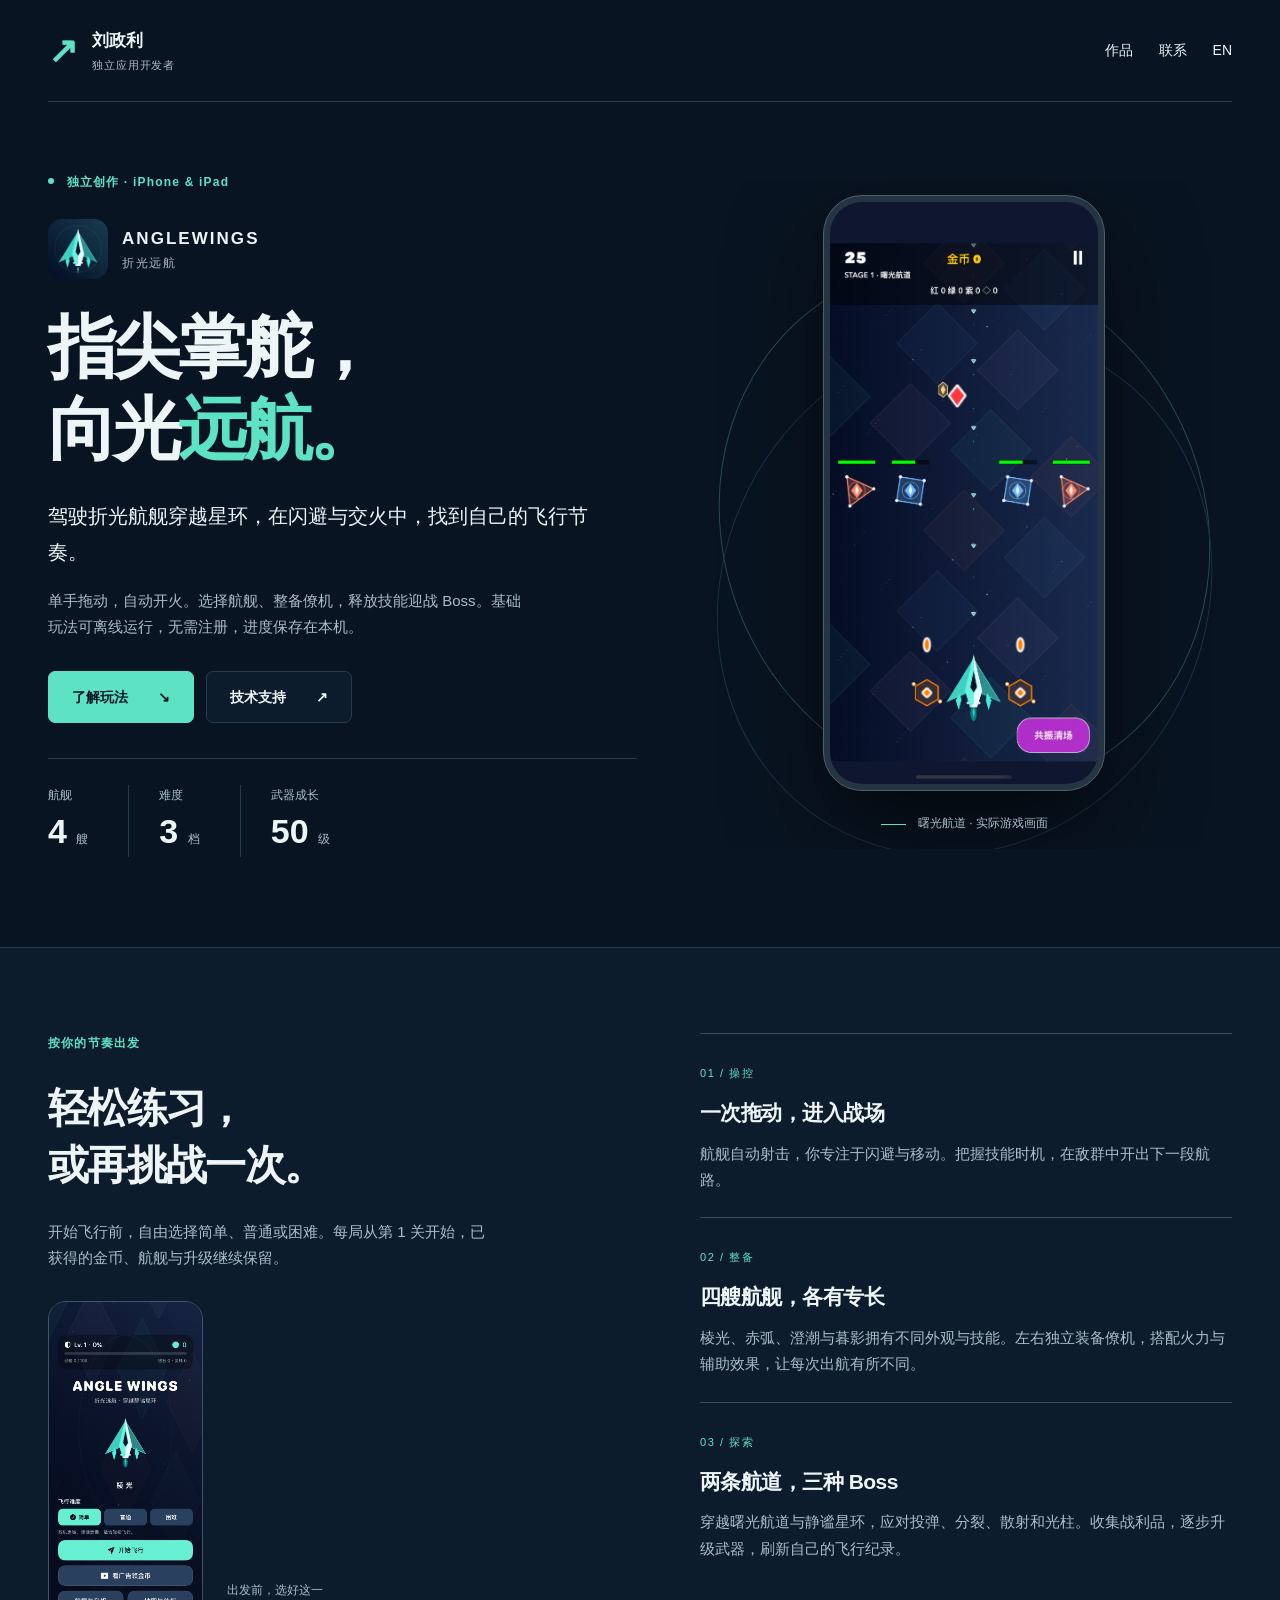
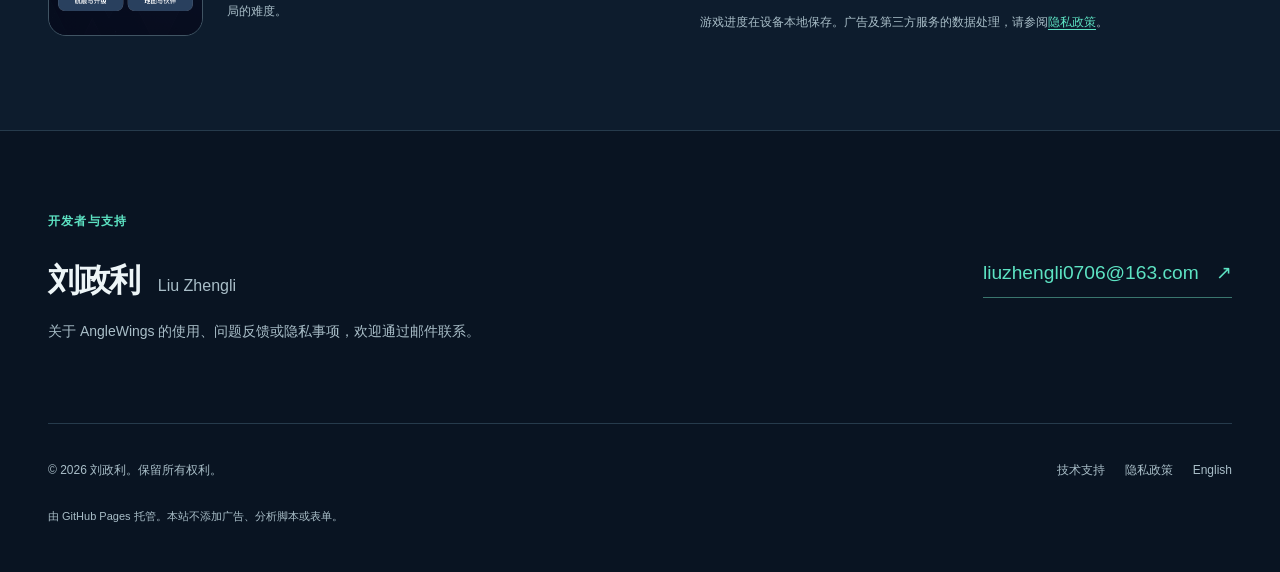
<file: index.html>
<!doctype html>
<html lang="zh-Hans">
<head>
  <meta charset="utf-8">
  <meta name="viewport" content="width=device-width, initial-scale=1">
  <meta name="description" content="刘政利的独立应用开发者主页。了解 AngleWings 折光远航，查看游戏介绍、技术支持与隐私政策。">
  <meta name="referrer" content="no-referrer">
  <meta name="theme-color" content="#091422">
  <meta property="og:title" content="刘政利 · 独立应用开发者 | AngleWings">
  <meta property="og:description" content="折光航舰，指尖远航。探索为 iPhone 与 iPad 制作的单人飞行游戏。">
  <meta property="og:url" content="https://maoyayini.github.io/">
  <meta property="og:image" content="https://maoyayini.github.io/assets/anglewings-icon.png">
  <title>刘政利 · 独立应用开发者 | AngleWings 折光远航</title>
  <link rel="canonical" href="https://maoyayini.github.io/">
  <link rel="alternate" hreflang="en" href="https://maoyayini.github.io/en.html">
  <link rel="icon" type="image/png" href="assets/anglewings-icon.png">
  <link rel="stylesheet" href="styles.css">
</head>
<body>
  <a class="skip" href="#main">跳转到正文</a>
  <header class="site-header wrap">
    <a class="identity" href="./"><span class="identity-mark" aria-hidden="true">↗</span><span>刘政利<span class="identity-sub">独立应用开发者</span></span></a>
    <nav aria-label="主导航"><a href="#anglewings">作品</a><a href="#contact">联系</a><a href="en.html" lang="en" hreflang="en">EN</a></nav>
  </header>
  <main id="main">
    <section class="hero wrap" id="anglewings" aria-labelledby="game-title">
      <div class="hero-copy">
        <p class="eyebrow"><span class="status-dot" aria-hidden="true"></span> 独立创作 · iPhone &amp; iPad</p>
        <div class="game-identity"><img src="assets/anglewings-icon.png" width="60" height="60" alt="AngleWings 应用图标"><p>ANGLEWINGS<span>折光远航</span></p></div>
        <h1 id="game-title">指尖掌舵，<br>向光<span>远航。</span></h1>
        <p class="lead">驾驶折光航舰穿越星环，在闪避与交火中，找到自己的飞行节奏。</p>
        <p class="summary">单手拖动，自动开火。选择航舰、整备僚机，释放技能迎战 Boss。基础玩法可离线运行，无需注册，进度保存在本机。</p>
        <div class="actions"><a class="button primary" href="#play">了解玩法 <span aria-hidden="true">↘</span></a><a class="button secondary" href="https://maoyayini.github.io/anglewings-privacy/support.html">技术支持 <span aria-hidden="true">↗</span></a></div>
        <dl class="facts"><div><dt>航舰</dt><dd>4 <span>艘</span></dd></div><div><dt>难度</dt><dd>3 <span>档</span></dd></div><div><dt>武器成长</dt><dd>50 <span>级</span></dd></div></dl>
      </div>
      <figure class="hero-visual"><div class="orbit orbit-one" aria-hidden="true"></div><div class="orbit orbit-two" aria-hidden="true"></div><div class="phone"><img src="assets/anglewings-flight.png" width="1206" height="2622" alt="AngleWings 实际游戏画面：薄荷绿折光航舰在曙光航道自动射击，画面显示关卡、金币和技能按钮" fetchpriority="high"></div><figcaption><span class="caption-line" aria-hidden="true"></span>曙光航道 · 实际游戏画面</figcaption></figure>
    </section>
    <section class="play-section" id="play" aria-labelledby="play-title">
      <div class="wrap play-grid">
        <div class="play-heading"><p class="eyebrow">按你的节奏出发</p><h2 id="play-title">轻松练习，<br>或再挑战一次。</h2><p>开始飞行前，自由选择简单、普通或困难。每局从第 1 关开始，已获得的金币、航舰与升级继续保留。</p><figure class="menu-preview"><img src="assets/anglewings-difficulty.png" width="1206" height="2622" alt="游戏首页，简单、普通、困难三个难度按钮位于开始飞行按钮上方" loading="lazy"><figcaption>出发前，选好这一局的难度。</figcaption></figure></div>
        <div class="play-details">
          <article><span class="index">01 / 操控</span><h3>一次拖动，进入战场</h3><p>航舰自动射击，你专注于闪避与移动。把握技能时机，在敌群中开出下一段航路。</p></article>
          <article><span class="index">02 / 整备</span><h3>四艘航舰，各有专长</h3><p>棱光、赤弧、澄潮与暮影拥有不同外观与技能。左右独立装备僚机，搭配火力与辅助效果，让每次出航有所不同。</p></article>
          <article><span class="index">03 / 探索</span><h3>两条航道，三种 Boss</h3><p>穿越曙光航道与静谧星环，应对投弹、分裂、散射和光柱。收集战利品，逐步升级武器，刷新自己的飞行纪录。</p></article>
          <p class="privacy-note">游戏进度在设备本地保存。广告及第三方服务的数据处理，请参阅<a href="https://maoyayini.github.io/anglewings-privacy/">隐私政策</a>。</p>
        </div>
      </div>
    </section>
    <section class="contact wrap" id="contact" aria-labelledby="contact-title"><div><p class="eyebrow">开发者与支持</p><h2 id="contact-title">刘政利 <span>Liu Zhengli</span></h2><p>关于 AngleWings 的使用、问题反馈或隐私事项，欢迎通过邮件联系。</p></div><a class="email" href="mailto:liuzhengli0706@163.com">liuzhengli0706@163.com <span aria-hidden="true">↗</span></a></section>
  </main>
  <footer class="wrap"><p>© 2026 刘政利。保留所有权利。</p><nav aria-label="支持与隐私"><a href="https://maoyayini.github.io/anglewings-privacy/support.html">技术支持</a><a href="https://maoyayini.github.io/anglewings-privacy/">隐私政策</a><a href="en.html" lang="en" hreflang="en">English</a></nav><p class="hosting">由 GitHub Pages 托管。本站不添加广告、分析脚本或表单。</p></footer>
</body>
</html>
</file>
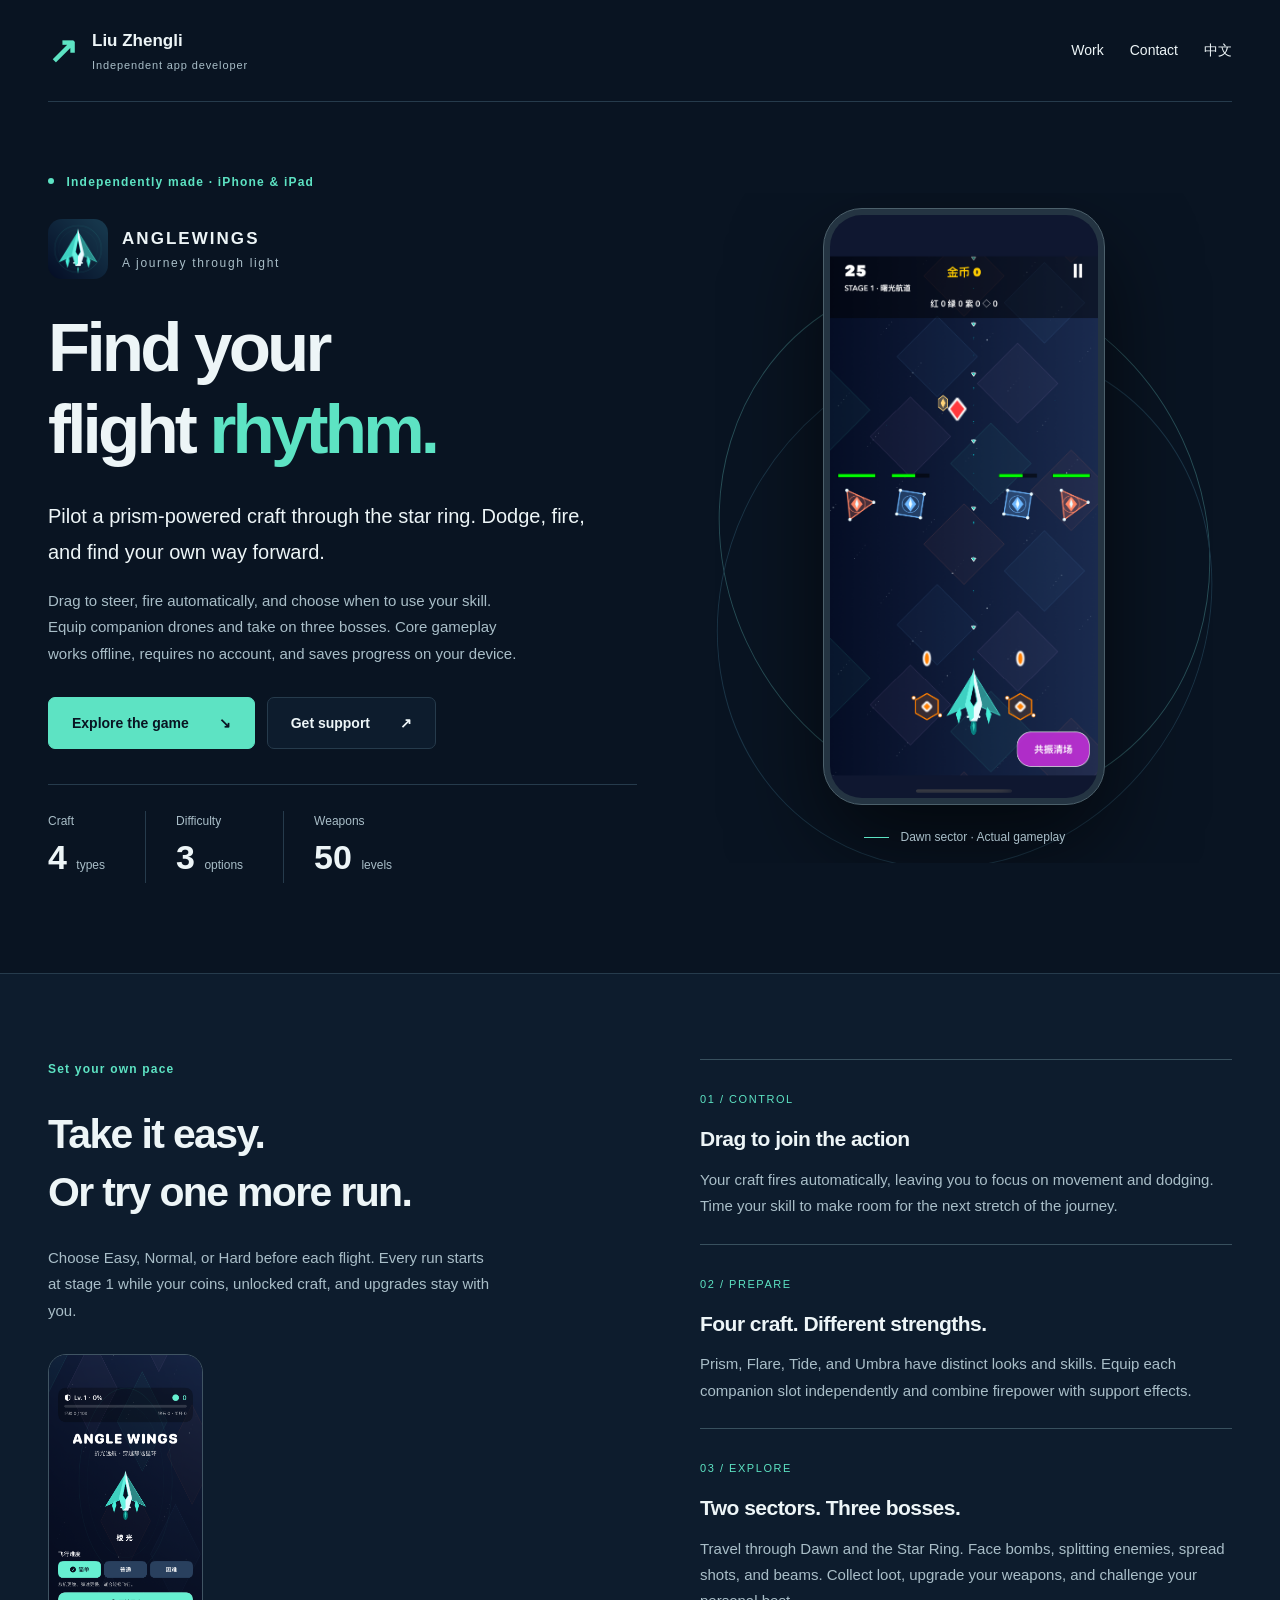
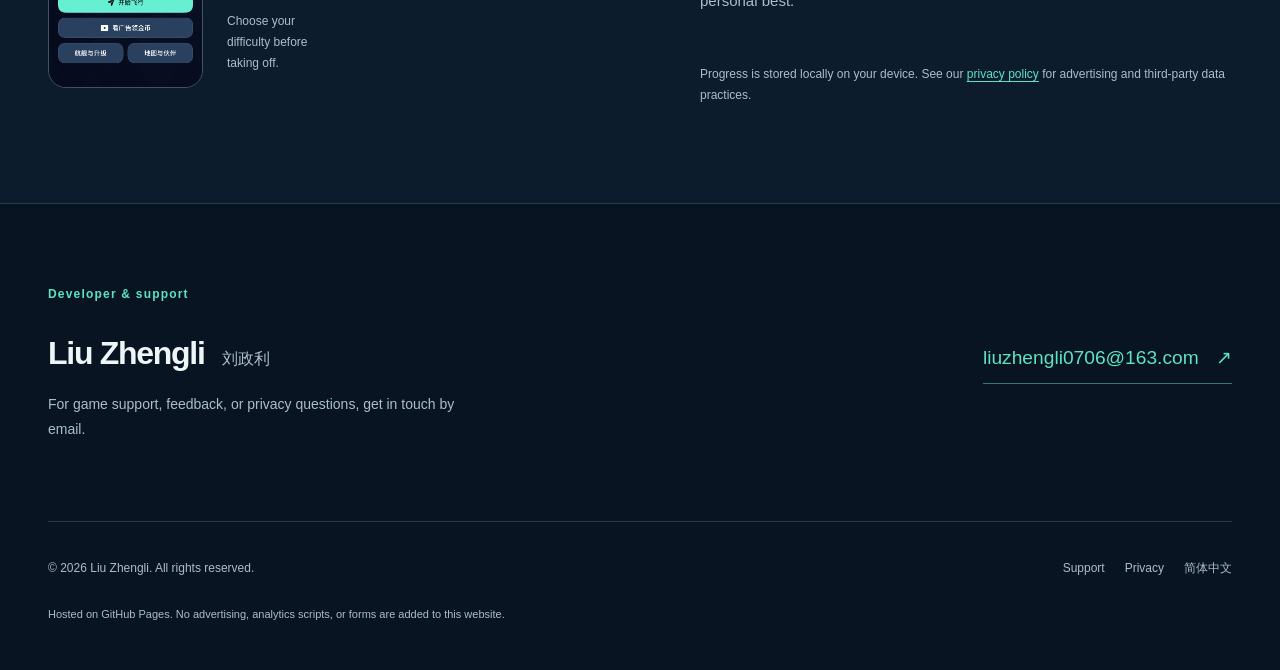
<file: en.html>
<!doctype html>
<html lang="en">
<head>
  <meta charset="utf-8">
  <meta name="viewport" content="width=device-width, initial-scale=1">
  <meta name="description" content="Independent app developer Liu Zhengli. Discover AngleWings for iPhone and iPad, with game information, support and privacy links.">
  <meta name="referrer" content="no-referrer">
  <meta name="theme-color" content="#091422">
  <title>Liu Zhengli · Independent App Developer | AngleWings</title>
  <link rel="canonical" href="https://maoyayini.github.io/en.html">
  <link rel="alternate" hreflang="zh-Hans" href="https://maoyayini.github.io/">
  <link rel="icon" type="image/png" href="assets/anglewings-icon.png">
  <link rel="stylesheet" href="styles.css">
</head>
<body>
  <a class="skip" href="#main">Skip to content</a>
  <header class="site-header wrap"><a class="identity" href="en.html"><span class="identity-mark" aria-hidden="true">↗</span><span>Liu Zhengli<span class="identity-sub">Independent app developer</span></span></a><nav aria-label="Main navigation"><a href="#anglewings">Work</a><a href="#contact">Contact</a><a href="./" lang="zh-Hans" hreflang="zh-Hans">中文</a></nav></header>
  <main id="main">
    <section class="hero wrap" id="anglewings" aria-labelledby="game-title">
      <div class="hero-copy"><p class="eyebrow"><span class="status-dot" aria-hidden="true"></span> Independently made · iPhone &amp; iPad</p><div class="game-identity"><img src="assets/anglewings-icon.png" width="60" height="60" alt="AngleWings app icon"><p>ANGLEWINGS<span>A journey through light</span></p></div><h1 id="game-title">Find your<br>flight<span> rhythm.</span></h1><p class="lead">Pilot a prism-powered craft through the star ring. Dodge, fire, and find your own way forward.</p><p class="summary">Drag to steer, fire automatically, and choose when to use your skill. Equip companion drones and take on three bosses. Core gameplay works offline, requires no account, and saves progress on your device.</p><div class="actions"><a class="button primary" href="#play">Explore the game <span aria-hidden="true">↘</span></a><a class="button secondary" href="https://maoyayini.github.io/anglewings-privacy/support-en.html">Get support <span aria-hidden="true">↗</span></a></div><dl class="facts"><div><dt>Craft</dt><dd>4 <span>types</span></dd></div><div><dt>Difficulty</dt><dd>3 <span>options</span></dd></div><div><dt>Weapons</dt><dd>50 <span>levels</span></dd></div></dl></div>
      <figure class="hero-visual"><div class="orbit orbit-one" aria-hidden="true"></div><div class="orbit orbit-two" aria-hidden="true"></div><div class="phone"><img src="assets/anglewings-flight.png" width="1206" height="2622" alt="Actual AngleWings gameplay: a mint-green craft automatically fires in the Dawn sector; stage, coins and skill controls are visible" fetchpriority="high"></div><figcaption><span class="caption-line" aria-hidden="true"></span>Dawn sector · Actual gameplay</figcaption></figure>
    </section>
    <section class="play-section" id="play" aria-labelledby="play-title"><div class="wrap play-grid"><div class="play-heading"><p class="eyebrow">Set your own pace</p><h2 id="play-title">Take it easy.<br>Or try one more run.</h2><p>Choose Easy, Normal, or Hard before each flight. Every run starts at stage 1 while your coins, unlocked craft, and upgrades stay with you.</p><figure class="menu-preview"><img src="assets/anglewings-difficulty.png" width="1206" height="2622" alt="The Chinese game menu shows Easy, Normal and Hard options above the start button" loading="lazy"><figcaption>Choose your difficulty before taking off.</figcaption></figure></div><div class="play-details"><article><span class="index">01 / CONTROL</span><h3>Drag to join the action</h3><p>Your craft fires automatically, leaving you to focus on movement and dodging. Time your skill to make room for the next stretch of the journey.</p></article><article><span class="index">02 / PREPARE</span><h3>Four craft. Different strengths.</h3><p>Prism, Flare, Tide, and Umbra have distinct looks and skills. Equip each companion slot independently and combine firepower with support effects.</p></article><article><span class="index">03 / EXPLORE</span><h3>Two sectors. Three bosses.</h3><p>Travel through Dawn and the Star Ring. Face bombs, splitting enemies, spread shots, and beams. Collect loot, upgrade your weapons, and challenge your personal best.</p></article><p class="privacy-note">Progress is stored locally on your device. See our <a href="https://maoyayini.github.io/anglewings-privacy/en.html">privacy policy</a> for advertising and third-party data practices.</p></div></div></section>
    <section class="contact wrap" id="contact" aria-labelledby="contact-title"><div><p class="eyebrow">Developer &amp; support</p><h2 id="contact-title">Liu Zhengli <span>刘政利</span></h2><p>For game support, feedback, or privacy questions, get in touch by email.</p></div><a class="email" href="mailto:liuzhengli0706@163.com">liuzhengli0706@163.com <span aria-hidden="true">↗</span></a></section>
  </main>
  <footer class="wrap"><p>© 2026 Liu Zhengli. All rights reserved.</p><nav aria-label="Support and privacy"><a href="https://maoyayini.github.io/anglewings-privacy/support-en.html">Support</a><a href="https://maoyayini.github.io/anglewings-privacy/en.html">Privacy</a><a href="./" lang="zh-Hans" hreflang="zh-Hans">简体中文</a></nav><p class="hosting">Hosted on GitHub Pages. No advertising, analytics scripts, or forms are added to this website.</p></footer>
</body>
</html>
</file>
<file: styles.css>
:root { color-scheme: dark; --bg:#091422; --surface:#0d1c2d; --ink:#edf5f7; --muted:#a9bec8; --mint:#5de3c3; --line:#263b4c; font-family:-apple-system,BlinkMacSystemFont,"Segoe UI","PingFang SC","Microsoft YaHei",sans-serif; line-height:1.75; background:var(--bg); color:var(--ink); -webkit-text-size-adjust:100%; }
* { box-sizing:border-box; }
html { scroll-behavior:smooth; }
body { margin:0; }
a { color:inherit; text-underline-offset:.25em; }
a:hover { color:var(--mint); }
a:focus-visible { outline:3px solid var(--mint); outline-offset:6px; border-radius:3px; }
img { display:block; max-width:100%; height:auto; }
.wrap { width:min(1200px,calc(100% - 96px)); margin-inline:auto; }
.skip { position:absolute; top:-100px; left:20px; z-index:10; background:var(--mint); color:var(--bg); padding:12px 20px; }
.skip:focus { top:12px; }
.site-header { display:flex; align-items:center; justify-content:space-between; gap:24px; padding-block:26px; border-bottom:1px solid var(--line); }
.identity { display:flex; align-items:center; gap:14px; text-decoration:none; font-size:17px; font-weight:650; }
.identity-mark { font-size:36px; color:var(--mint); line-height:1; }
.identity-sub { display:block; font-size:11px; color:var(--muted); font-weight:400; letter-spacing:.08em; }
nav { display:flex; flex-wrap:wrap; gap:26px; font-size:14px; }
nav a { text-decoration:none; padding-block:8px; }
.hero { display:grid; grid-template-columns:1.1fr 1fr; gap:60px; align-items:center; padding-block:70px 90px; }
.eyebrow { color:var(--mint); font-size:12px; letter-spacing:.1em; font-weight:600; margin:0 0 26px; }
.status-dot { display:inline-block; width:6px; height:6px; border-radius:50%; background:var(--mint); margin:0 8px 2px 0; }
.game-identity { display:flex; align-items:center; gap:14px; margin-bottom:28px; }
.game-identity img { border-radius:14px; width:60px; }
.game-identity p { margin:0; font-size:17px; letter-spacing:.12em; font-weight:650; }
.game-identity span { display:block; font-size:12px; font-weight:400; letter-spacing:.14em; color:var(--muted); }
h1 { font-size:clamp(48px,5.4vw,78px); line-height:1.18; letter-spacing:-.055em; margin:0 0 28px; font-weight:750; }
h1 span { color:var(--mint); }
.lead { font-size:20px; line-height:1.8; max-width:28em; margin:0 0 18px; }
.summary { color:var(--muted); font-size:15px; max-width:32em; margin:0; }
.actions { display:flex; gap:12px; flex-wrap:wrap; margin-top:30px; }
.button { display:inline-flex; align-items:center; justify-content:space-between; gap:30px; padding:13px 23px; border:1px solid var(--line); border-radius:7px; text-decoration:none; font-size:14px; font-weight:600; }
.primary,.primary:hover { background:var(--mint); border-color:var(--mint); color:var(--bg); }
.secondary { background:var(--surface); }
.facts { display:flex; gap:0; margin:35px 0 0; padding-top:26px; border-top:1px solid var(--line); }
.facts div { padding-right:40px; }
.facts div + div { padding-left:30px; border-left:1px solid var(--line); }
dt { font-size:12px; color:var(--muted); }
dd { margin:0; font-size:34px; font-weight:650; line-height:1.5; }
dd span { font-size:12px; font-weight:400; color:var(--muted); }
.hero-visual { overflow:hidden; position:relative; isolation:isolate; display:flex; flex-direction:column; align-items:center; margin:0; padding:15px 30px; }
.phone { max-width:282px; width:100%; padding:6px; background:#243442; border:1px solid #4c606b; border-radius:39px; box-shadow:0 40px 90px #0009; }
.phone img { width:100%; border-radius:32px; }
figcaption { font-size:12px; color:var(--muted); margin-top:22px; }
.caption-line { display:inline-block; width:25px; height:1px; background:var(--mint); vertical-align:middle; margin-right:12px; }
.orbit { position:absolute; z-index:-1; width:100%; aspect-ratio:1; border:1px solid #284f57; border-radius:50%; top:12%; transform:rotate(-25deg) scaleX(.9); }
.orbit-two { top:22%; transform:rotate(30deg) scaleX(.9); border-color:#1b3547; }
.play-section { background:var(--surface); border-block:1px solid var(--line); padding-block:85px; }
.play-grid { display:grid; grid-template-columns:1fr 1fr; gap:120px; }
h2 { font-size:clamp(30px,3.2vw,43px); line-height:1.4; letter-spacing:-.04em; margin:0 0 24px; }
.play-heading > p:not(.eyebrow) { color:var(--muted); font-size:15px; max-width:30em; }
.menu-preview { display:flex; align-items:flex-end; gap:24px; margin:30px 0 0; }
.menu-preview img { width:155px; border:1px solid #405463; border-radius:18px; }
.menu-preview figcaption { max-width:8em; margin:0 0 14px; }
.play-details article { border-top:1px solid #38505e; padding:24px 0; }
.index { font-size:11px; letter-spacing:.14em; color:var(--mint); }
h3 { font-size:21px; margin:9px 0; letter-spacing:-.025em; }
.play-details article p { color:var(--muted); font-size:15px; margin:0; }
.privacy-note { font-size:12px; color:var(--muted); padding-top:14px; }
.privacy-note a { color:var(--mint); }
.contact { display:flex; align-items:center; justify-content:space-between; gap:40px; padding-block:80px; }
.contact h2 { margin-bottom:16px; font-size:32px; }
.contact h2 span { display:inline-block; color:var(--muted); font-size:16px; margin-left:10px; font-weight:400; letter-spacing:0; }
.contact p:not(.eyebrow) { font-size:14px; color:var(--muted); max-width:31em; margin:0; }
.email { color:var(--mint); font-size:clamp(14px,1.5vw,20px); text-decoration:none; border-bottom:1px solid #3a766e; padding-bottom:8px; overflow-wrap:anywhere; }
.email span { padding-left:12px; }
footer { display:flex; flex-wrap:wrap; justify-content:space-between; gap:10px 24px; border-top:1px solid var(--line); padding-block:28px 38px; font-size:12px; color:var(--muted); }
footer p { margin:8px 0; }
footer nav { font-size:12px; gap:20px; }
.hosting { flex-basis:100%; font-size:11px; }
@media (max-width:1000px) { .hero { gap:25px; } .play-grid { gap:60px; } .facts div { padding-right:24px; } .facts div + div { padding-left:24px; } }
@media (max-width:700px) { .wrap { width:calc(100% - 40px); } .site-header { flex-wrap:wrap; gap:12px; padding-block:20px; } .identity { font-size:15px; gap:8px; } .identity-mark { font-size:29px; } .identity-sub { font-size:10px; letter-spacing:0; } nav { gap:16px; font-size:12px; } .hero { grid-template-columns:1fr; gap:38px; padding-block:42px 55px; } h1 { font-size:54px; } .lead { font-size:18px; } .facts div { flex:1; padding-right:12px; } .facts div + div { padding-left:18px; } .hero-visual { padding-inline:36px; } .phone { max-width:255px; } .orbit { max-width:400px; } .play-section { padding-block:50px; } .play-grid { grid-template-columns:1fr; gap:40px; } .play-heading > p:not(.eyebrow) { max-width:none; } .menu-preview img { width:160px; } .menu-preview figcaption { max-width:11em; } .contact { flex-direction:column; align-items:flex-start; gap:24px; padding-block:50px; } .email { font-size:18px; } footer { display:block; } footer nav { margin-block:12px; } }
@media (max-width:360px) { .site-header nav { gap:10px; } h1 { font-size:46px; } .button { padding-inline:18px; gap:20px; } .email { font-size:16px; } }
@media (prefers-reduced-motion:reduce) { html { scroll-behavior:auto; } }
</file>
